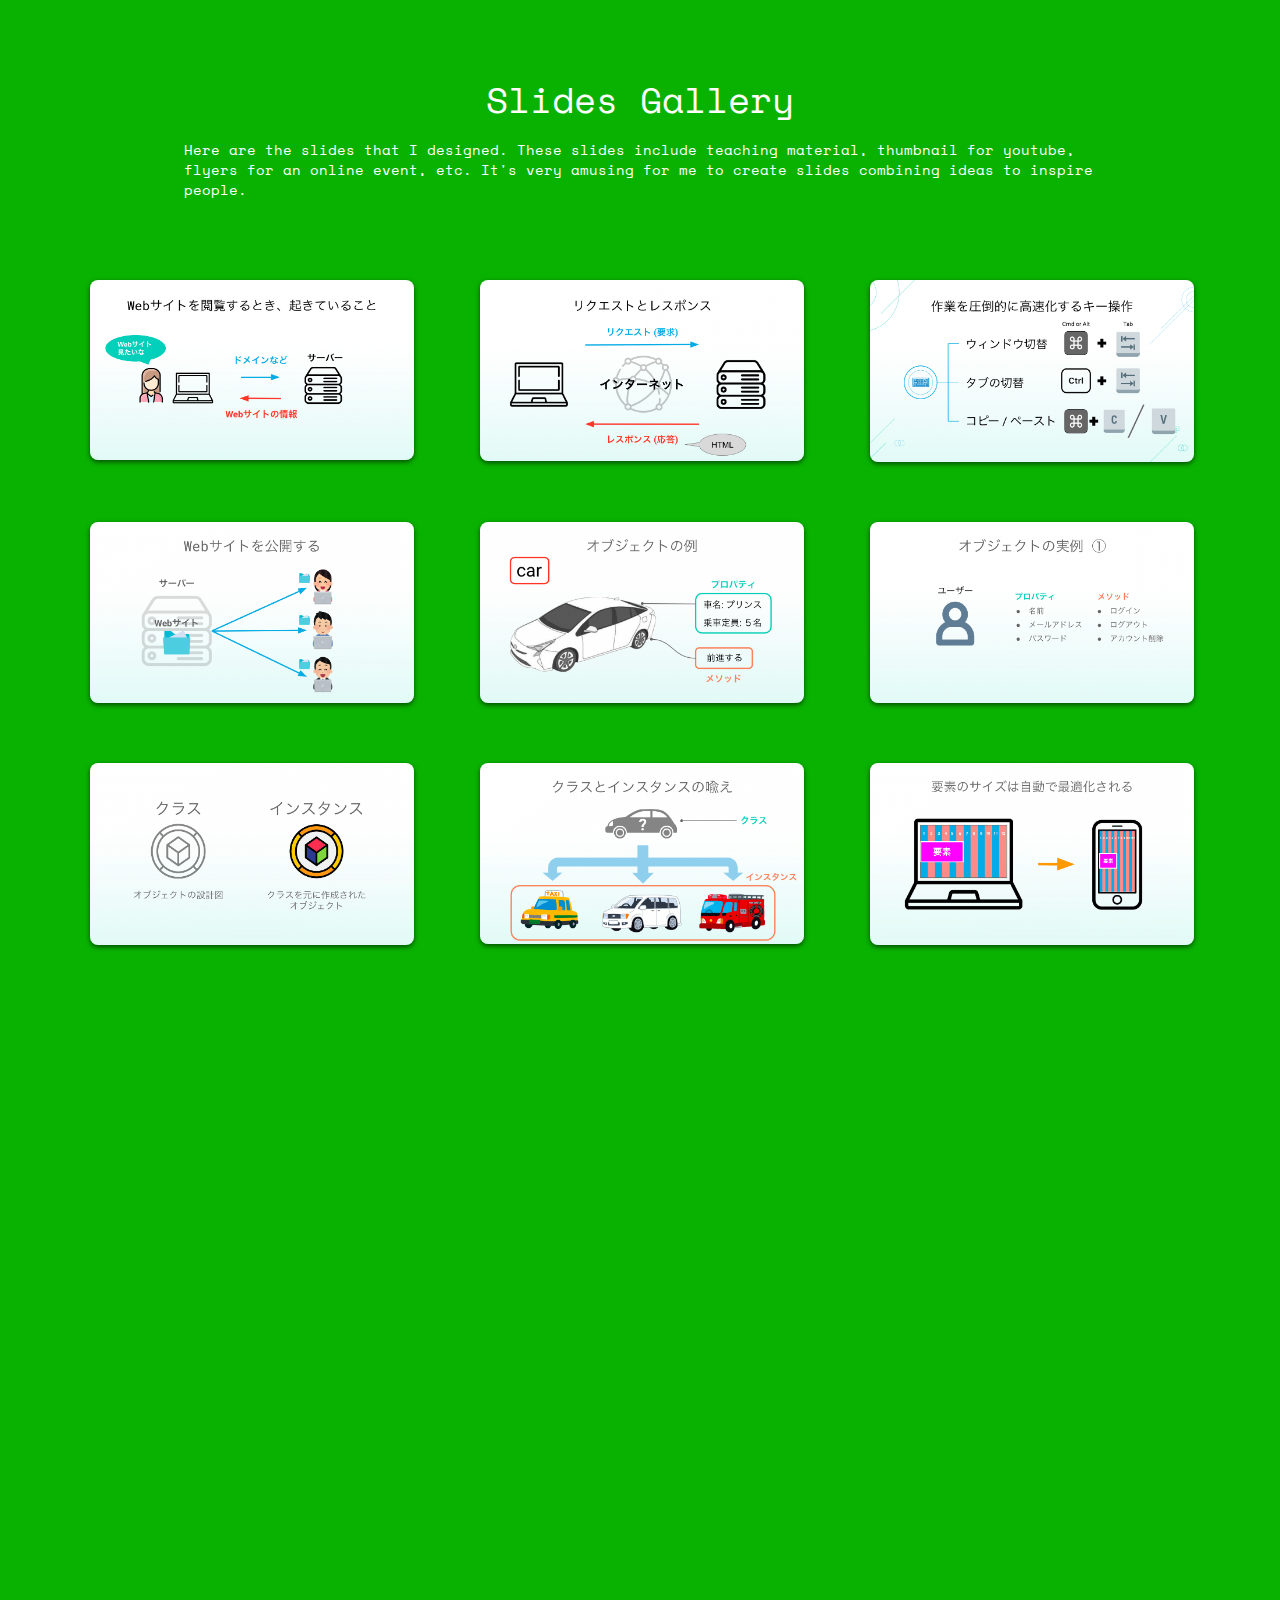
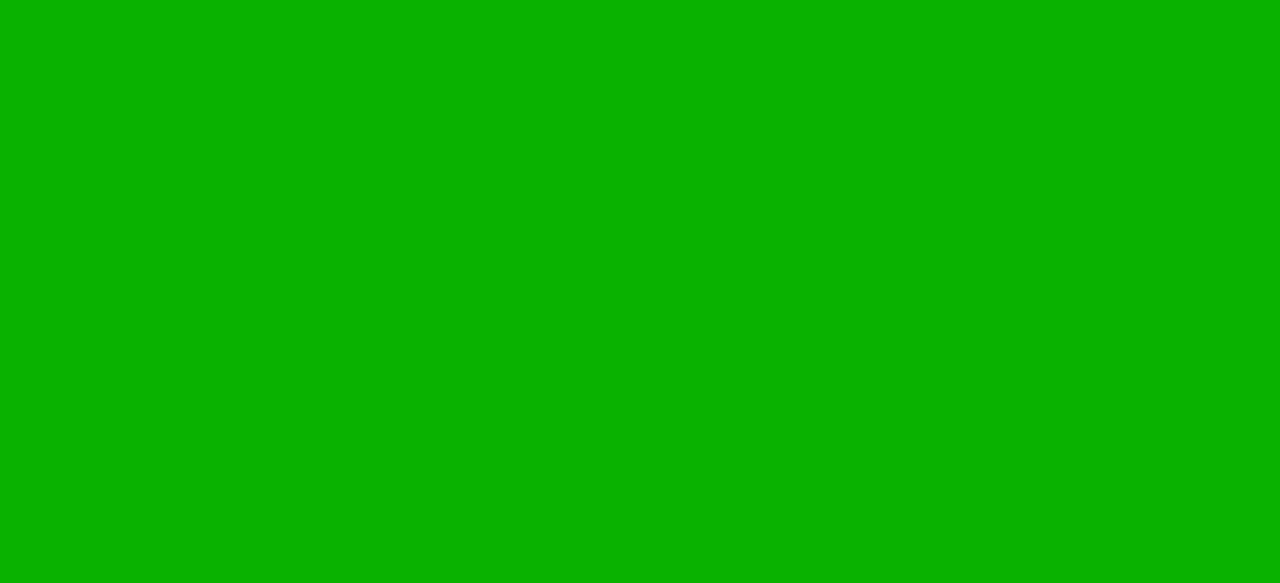
<file: pages/slides.html>
<!DOCTYPE html>
<html lang="en">
<head>
    <meta charset="UTF-8">
    <meta http-equiv="X-UA-Compatible" content="IE=edge">
    <meta name="viewport" content="width=device-width, initial-scale=1.0">
    <link rel="stylesheet" href="../css/style.css">
    <link rel="stylesheet" href="../css/bootstrap.css">
    <link rel="stylesheet" href="../css/lightbox.min.css">
    <link href="https://fonts.googleapis.com/css?family=Space+Mono" rel="stylesheet">
    <link rel="stylesheet" href="../css/animate.min.css">
    <title>Slide Gallery</title>
    <script src="../js/jquery.min.js"></script>
    <script src="../js/bootstrap.min.js"></script>
    <script src="../js/lightbox.min.js"></script>
    <script src="../js/wow.min.js"></script>
</head>
<body id="slides-html">
    <div class="container">

        <div class="header animate__animated animate__fadeIn wow">
          <h1>Slides Gallery</h1>
          <p>
            Here are the slides that I designed.
            These slides include teaching material, thumbnail for youtube,
            flyers for an online event, etc.
            It's very amusing for me to create slides combining ideas to inspire people.
          </p>
        </div>
        


        <div class="row animate__animated animate__fadeInUp wow" data-wow-offset="120">
          <div class="col-sm-4 col-md-4 col-lg-4 col-xl-4 image-container">
            <a href="../images/slides/Webサイトを閲覧するときに起きていること-min.png" data-lightbox="album" data-title="What happens when you open a website">
              <img src="../images/slides/Webサイトを閲覧するときに起きていること-min.png">
            </a>
          </div>
          <div class="col-sm-4 col-md-4 col-lg-4 col-xl-4 image-container">
            <a href="../images/slides/request-and-response.png" data-lightbox="album" data-title="">
              <img src="../images/slides/request-and-response.png">
            </a>
          </div>
          <div class="col-sm-4 col-md-4 col-lg-4 col-xl-4 image-container">
            <a href="../images/slides/作業を圧倒的に高速化するキー操作-min.png" data-lightbox="album" data-title="">
              <img src="../images/slides/作業を圧倒的に高速化するキー操作-min.png">
            </a>
          </div>
        </div>

        <div class="row animate__animated animate__fadeInUp wow" data-wow-offset="120">
          <div class="col-sm-4 col-md-4 col-lg-4 col-xl-4 image-container">
            <a href="../images/slides/Webサイトを公開する-min.png" data-lightbox="album" data-title="Deploy Website">
              <img src="../images/slides/Webサイトを公開する-min.png">
            </a>
          </div>
          <div class="col-sm-4 col-md-4 col-lg-4 col-xl-4 image-container">
            <a href="../images/slides/オブジェクトの例-min.png" data-lightbox="album" data-title="">
              <img src="../images/slides/オブジェクトの例-min.png">
            </a>
          </div>
          <div class="col-sm-4 col-md-4 col-lg-4 col-xl-4 image-container">
            <a href="../images/slides/オブジェクトの実例-min.png" data-lightbox="album" data-title="">
              <img src="../images/slides/オブジェクトの実例-min.png">
            </a>
          </div>
        </div>

        <div class="row animate__animated animate__fadeInUp wow" data-wow-offset="120">
          <div class="col-sm-4 col-md-4 col-lg-4 col-xl-4 image-container">
            <a href="../images/slides/クラスとインスタンス-min.png" data-lightbox="album" data-title="">
              <img src="../images/slides/クラスとインスタンス-min.png">
            </a>
          </div>
          <div class="col-sm-4 col-md-4 col-lg-4 col-xl-4 image-container">
            <a href="../images/slides/クラスとインスタンスの喩え-min.png" data-lightbox="album" data-title="">
              <img src="../images/slides/クラスとインスタンスの喩え-min.png">
            </a>
          </div>
          <div class="col-sm-4 col-md-4 col-lg-4 col-xl-4 image-container">
            <a href="../images/slides/グリッドシステム-min.png" data-lightbox="album" data-title="">
              <img src="../images/slides/グリッドシステム-min.png">
            </a>
          </div>
        </div>

        <div class="row animate__animated animate__fadeInUp wow" data-wow-offset="120">
          <div class="col-sm-4 col-md-4 col-lg-4 col-xl-4 image-container">
            <a href="../images/slides/グリッドシステムとコード-min.png" data-lightbox="album" data-title="">
              <img src="../images/slides/グリッドシステムとコード-min.png">
            </a>
          </div>
          <div class="col-sm-4 col-md-4 col-lg-4 col-xl-4 image-container">
            <a href="../images/slides/conflict-scene.jpg" data-lightbox="album" data-title="">
              <img src="../images/slides/conflict-scene.jpg">
            </a>
          </div>
          <div class="col-sm-4 col-md-4 col-lg-4 col-xl-4 image-container">
            <a href="../images/slides/デプロイ-min.png" data-lightbox="album" data-title="">
              <img src="../images/slides/デプロイ-min.png">
            </a>
          </div>
        </div>

        <div class="row animate__animated animate__fadeInUp wow" data-wow-offset="120">
          <div class="col-sm-4 col-md-4 col-lg-4 col-xl-4 image-container">
            <a href="../images/slides/プロパティとメソッド-min.png" data-lightbox="album" data-title="">
              <img src="../images/slides/プロパティとメソッド-min.png">
            </a>
          </div>
          <div class="col-sm-4 col-md-4 col-lg-4 col-xl-4 image-container">
            <a href="../images/slides/DartPadの特徴-min.png" data-lightbox="album" data-title="Characteristics of DartPad">
              <img src="../images/slides/DartPadの特徴-min.png">
            </a>
          </div>
          
          <div class="col-sm-4 col-md-4 col-lg-4 col-xl-4 image-container">
            <a href="../images/slides/dart-pad-code-editor-min.jpg" data-lightbox="album" data-title="Intrduction of DartPad">
              <img src="../images/slides/dart-pad-code-editor-min.jpg">
            </a>
          </div>
        </div>
        
        <div class="row animate__animated animate__fadeInUp wow" data-wow-offset="120">
          <div class="col-sm-4 col-md-4 col-lg-4 col-xl-4 image-container">
            <a href="../images/slides/自動化による削減時間-min.png" data-lightbox="album" data-title="">
              <img src="../images/slides/自動化による削減時間-min.png">
            </a>
          </div>
          <div class="col-sm-4 col-md-4 col-lg-4 col-xl-4 image-container">
            <a href="../images/slides/If Statement - Thumbnail for Dart Tutorial.png" data-lightbox="album" data-title="">
              <img src="../images/slides/If Statement - Thumbnail for Dart Tutorial.png">
            </a>
          </div>
          <div class="col-sm-4 col-md-4 col-lg-4 col-xl-4 image-container">
            <a href="../images/slides/dch-live-min.jpg" data-lightbox="album" data-title="">
              <img src="../images/slides/dch-live-min.jpg">
            </a>
          </div>
          
        </div>
        
        <div class="row animate__animated animate__fadeInUp wow" data-wow-offset="120">
          <div class="col-sm-4 col-md-4 col-lg-4 col-xl-4 image-container">
            <a href="../images/slides/thumbnail-and-title-screen-for-image-classification-min.png" data-lightbox="album" data-title="">
              <img src="../images/slides/thumbnail-and-title-screen-for-image-classification-min.png">
            </a>
          </div>
          <div class="col-sm-4 col-md-4 col-lg-4 col-xl-4 image-container">
            <a href="../images/slides/DownSized_Thumbnail_Deploy_Website_in_10_minutes.jpg" data-lightbox="album" data-title="">
              <img src="../images/slides/DownSized_Thumbnail_Deploy_Website_in_10_minutes.jpg">
            </a>
          </div>
          <div class="col-sm-4 col-md-4 col-lg-4 col-xl-4 image-container">
            <a href="../images/slides/Thumbnail - Event Header Image and Thumbnail for Youtube - C _ DCH Live.png" data-lightbox="album" data-title="">
              <img src="../images/slides/Thumbnail - Event Header Image and Thumbnail for Youtube - C _ DCH Live.png">
            </a>
          </div>
        </div>


        <a href="../index.html" class="btn btn-default btn-lg animate__animated animate__fadeIn wow" data-wow-offset="70">
          Back to Top
        </a>

      </div>

      <script>
          new WOW().init();
      </script>
</body>
</html>
</file>
<file: css/style.css>
@font-face {
  font-family: 'icomoon';
  src: url("../fonts/icomoon/icomoon.eot?srf3rx");
  src: url("../fonts/icomoon/icomoon.eot?srf3rx#iefix") format("embedded-opentype"), url("../fonts/icomoon/icomoon.ttf?srf3rx") format("truetype"), url("../fonts/icomoon/icomoon.woff?srf3rx") format("woff"), url("../fonts/icomoon/icomoon.svg?srf3rx#icomoon") format("svg");
  font-weight: normal;
  font-style: normal;
}
body {
  font-family: "Space Mono", Arial, serif;
  font-weight: 400;
  font-size: 16px;
  line-height: 1.7;
  color: #4d4d4d;
  background: #fff;
}
#page {
  position: relative;
  overflow-x: hidden;
  width: 100%;
  height: 100%;
  -webkit-transition: 0.5s;
  -o-transition: 0.5s;
  transition: 0.5s;
}
.offcanvas #page {
  overflow: hidden;
  position: absolute;
}
.offcanvas #page:after {
  -webkit-transition: 2s;
  -o-transition: 2s;
  transition: 2s;
  position: absolute;
  top: 0;
  right: 0;
  bottom: 0;
  left: 0;
  z-index: 101;
  background: rgba(0, 0, 0, 0.7);
  content: "";
}
a {
  color: #09b200;
  -webkit-transition: 0.5s;
  -o-transition: 0.5s;
  transition: 0.5s;
}
a:hover, a:active, a:focus {
  color: #09b200;
  outline: none;
  text-decoration: none;
}
p {
  margin-bottom: 30px;
}
h1, h2, h3, h4, h5, h6, figure {
  color: #000;
  font-family: "Space Mono", Arial, serif;
  font-weight: 400;
  margin: 0 0 20px 0;
}
::-webkit-selection {
  color: #fff;
  background: #09b200;
}
::-moz-selection {
  color: #fff;
  background: #09b200;
}
::selection {
  color: #fff;
  background: #09b200;
}
.profile-pic {
  width: 100%;
}

.profile-pic img {
  width: 100%;
  height: 30rem;
  margin-bottom: 20px;
  object-fit: cover;
  box-shadow: 0px 2px 5px 0px #00000092;
  border-radius: 8px;
}

#fh5co-header,
.fh5co-cover {
  background-color: transparent;
  background-size: cover;
  background-attachment: fixed;
  position: relative;
  height: 100vh;
  width: 100%;
}
#fh5co-header .overlay,
.fh5co-cover .overlay {
  position: absolute;
  top: 0;
  bottom: 0;
  left: 0;
  right: 0;
  background: #09b200;
}
#fh5co-header .display-t,
.fh5co-cover .display-t {
  width: 100%;
  display: table;
}
#fh5co-header .display-tc,
.fh5co-cover .display-tc {
  display: table-cell;
  vertical-align: middle;
  height: 100vh;
}
#fh5co-header .display-tc h1, #fh5co-header .display-tc h2, #fh5co-header .display-tc h3,
.fh5co-cover .display-tc h1,
.fh5co-cover .display-tc h2,
.fh5co-cover .display-tc h3 {
  margin: 0;
  padding: 0;
  color: white;
}
#fh5co-header .display-tc h1,
.fh5co-cover .display-tc h1 {
  font-family: "Kaushan Script", cursive;
  margin-bottom: 30px;
  font-size: 50px;
  line-height: 1.3;
  font-weight: 300;
}
#fh5co-header .display-tc h1 span,
.fh5co-cover .display-tc h1 span {
  padding: 4px 15px;
  position: relative;
}
#fh5co-header .display-tc h1 span:before,
.fh5co-cover .display-tc h1 span:before {
  position: absolute;
  top: 40px;
  left: 0;
  width: 30px;
  height: 4px;
  content: '';
  background: #fff;
  margin-left: -30px;
}
#fh5co-header .display-tc h1 span:after,
.fh5co-cover .display-tc h1 span:after {
  position: absolute;
  top: 40px;
  right: 0;
  width: 30px;
  height: 4px;
  content: '';
  background: #fff;
  margin-right: -30px;
}
@media screen and (max-width: 768px) {
  #fh5co-header .display-tc h1,
  .fh5co-cover .display-tc h1 {
    font-size: 34px;
  }
  #fh5co-header .display-tc h1 span:before,
  .fh5co-cover .display-tc h1 span:before {
    top: 28px;
    width: 20px;
    height: 3px;
    margin-left: -15px;
  }
  #fh5co-header .display-tc h1 span:after,
  .fh5co-cover .display-tc h1 span:after {
    top: 28px;
    width: 20px;
    height: 3px;
    margin-right: -15px;
  }
}
#fh5co-header .display-tc h2,
.fh5co-cover .display-tc h2 {
  font-size: 20px;
  line-height: 1.5;
  margin-bottom: 30px;
}
#fh5co-header .display-tc h3,
.fh5co-cover .display-tc h3 {
  font-size: 16px;
}
@media screen and (max-width: 768px) {
  #fh5co-header .display-tc h3,
  .fh5co-cover .display-tc h3 {
    font-size: 14px;
  }
}
#fh5co-header .display-tc .profile-thumb,
.fh5co-cover .display-tc .profile-thumb {
  background-size: cover !important;
  background-position: center center;
  background-repeat: no-repeat;
  position: relative;
  height: 200px;
  width: 200px;
  margin: 0 auto;
  margin-bottom: 30px;
  -webkit-border-radius: 50%;
  -moz-border-radius: 50%;
  -ms-border-radius: 50%;
  border-radius: 50%;
}
#fh5co-header .display-tc .fh5co-social-icons li a,
.fh5co-cover .display-tc .fh5co-social-icons li a {
  color: #fff;
}
#fh5co-header .display-tc .fh5co-social-icons li a:hover,
.fh5co-cover .display-tc .fh5co-social-icons li a:hover {
  color: #ff8c00;
}
#fh5co-header .display-tc .fh5co-social-icons li a i,
.fh5co-cover .display-tc .fh5co-social-icons li a i {
  font-size: 30px;
}

#fh5co-features {
  background: #09b200;
}
#fh5co-features h2 {
  color: #fff;
}
#fh5co-features .services-padding {
  padding: 7em 0;
}
#fh5co-features .feature-left {
  margin-bottom: 40px;
  float: left;
}
@media screen and (max-width: 992px) {
  #fh5co-features .feature-left {
    margin-bottom: 30px;
  }
}
#fh5co-features .feature-left .icon {
  display: table;
  text-align: center;
  width: 120px;
  height: 100px;
  margin: 0 auto;
  margin-bottom: 20px;
  -webkit-border-radius: 50%;
  -moz-border-radius: 50%;
  -ms-border-radius: 50%;
  border-radius: 50%;
}
#fh5co-features .feature-left .icon img{
  width: 100%;
}
#fh5co-features .feature-left .icon i {
  font-size: 50px;
  display: table-cell;
  vertical-align: middle;
  height: 100px;
  color: #09b200 !important;
}
#fh5co-features .feature-left .feature-copy {
  width: 100%;
}
#fh5co-features .feature-left .feature-description {
  text-align: left;
  width: 90%;
  margin: auto;
}
#fh5co-features .feature-left h3 {
  font-size: 24px;
  font-weight: 400;
  color: #fff;
}
#fh5co-features .feature-left p {
  font-size: 16px;
  color: rgba(255, 255, 255, 0.7);
}
#fh5co-features .feature-left p:last-child {
  margin-bottom: 0;
}
#fh5co-features .feature-left p a {
  color: #000 !important;
}

#fh5co-skills .fh5co-heading {
  margin-bottom: 1em;
}

#fh5co-about,
#fh5co-resume,
#fh5co-skills,
#fh5co-started,
#fh5co-work,
#fh5co-blog,
#fh5co-pricing,
#fh5co-contact {
  padding: 5em 0;
  clear: both;
}
@media screen and (max-width: 768px) {
  #fh5co-about,
  #fh5co-resume,
  #fh5co-skills,
  #fh5co-started,
  #fh5co-work,
  #fh5co-blog,
  #fh5co-pricing,
  #fh5co-contact {
    padding: 3em 0;
  }
}

#fh5co-started {
  border-bottom: none;
}

.fh5co-bg-dark {
  background: #2F3C4F;
  background: #09b200;
}
.fh5co-bg-dark .fh5co-heading h2 {
  color: #fff !important;
}

.info {
  margin: 0;
  padding: 0;
  width: 90%;
  float: left;
}
@media screen and (max-width: 768px) {
  .info {
    margin-bottom: 3em;
  }
}
.info li {
  width: 100%;
  float: left;
  list-style: none;
  padding: 10px 0;
}
.info li:first-child {
  padding-top: 0;
}
.info li .first-block {
  width: 28%;
  display: inline-block;
  float: left;
  color: #000;
  font-weight: bold;
}
.info li .second-block {
  width: 72%;
  display: inline-block;
  color: rgba(0, 0, 0, 0.5);
}
.info li .email-address {
  font-size: 14px;
}

.fh5co-social-icons {
  margin: 0;
  padding: 0;
}
.fh5co-social-icons li {
  margin: 0;
  padding: 0;
  list-style: none;
  display: -moz-inline-stack;
  display: inline-block;
  zoom: 1;
  *display: inline;
}
.fh5co-social-icons li a {
  display: -moz-inline-stack;
  display: inline-block;
  zoom: 1;
  *display: inline;
  color: #09b200;
  padding-left: 10px;
  padding-right: 10px;
}
.fh5co-social-icons li a i {
  font-size: 20px;
}

#fh5co-about .fh5co-social-icons {
  margin: 0;
  padding: 0;
}
#fh5co-about .fh5co-social-icons li {
  padding: 0;
  list-style: none;
  display: -moz-inline-stack;
  display: inline-block;
  zoom: 1;
  *display: inline;
}
#fh5co-about .fh5co-social-icons li a {
  display: -moz-inline-stack;
  display: inline-block;
  zoom: 1;
  *display: inline;
  color: #fff;
  background: #2F3C4F;
  padding: 10px 10px 2px 10px;
  -webkit-border-radius: 2px;
  -moz-border-radius: 2px;
  -ms-border-radius: 2px;
  border-radius: 2px;
  width: 40px;
  height: 40px;
}
#fh5co-about .fh5co-social-icons li a i {
  font-size: 22px;
}
#fh5co-about .fh5co-social-icons li a:hover {
  background: #09b200;
}

.fh5co-heading {
  margin-bottom: 5em;
}
.fh5co-heading.fh5co-heading-sm {
  margin-bottom: 2em;
}
.fh5co-heading h2 {
  font-size: 40px;
  margin-bottom: 20px;
  line-height: 1.5;
  color: #000;
}
.fh5co-heading p {
  font-size: 18px;
  line-height: 1.5;
  color: #828282;
}
.fh5co-heading span {
  display: block;
  margin-bottom: 10px;
  text-transform: uppercase;
  font-size: 12px;
  letter-spacing: 2px;
}

.timeline {
  list-style: none;
  padding: 20px 0 20px;
  position: relative;
}
.timeline:before {
  top: 20px;
  bottom: 0;
  position: absolute;
  content: " ";
  width: 2px;
  background-color: #e6e6e6;
  left: 50%;
  margin-left: 0px;
}
@media screen and (max-width: 768px) {
  .timeline:before {
    margin-left: -64px;
  }
}
@media screen and (max-width: 480px) {
  .timeline:before {
    margin-left: -64px;
  }
}
@media screen and (max-width: 768px) {
  .timeline .timeline-heading {
    margin-bottom: 30px;
  }
}
.timeline .timeline-heading > div h3 {
  display: inline-block;
  padding: 7px 15px;
  font-size: 18px;
  text-transform: uppercase;
  letter-spacing: 5px;
  font-weight: bold;
  background: #e6e6e6;
  -webkit-border-radius: 4px;
  -moz-border-radius: 4px;
  -ms-border-radius: 4px;
  border-radius: 4px;
}
@media screen and (max-width: 768px) {
  .timeline .timeline-heading > div h3 {
    float: left;
    margin-bottom: 0;
  }
}
.timeline > li {
  margin-bottom: 60px;
  position: relative;
}
@media screen and (max-width: 768px) {
  .timeline > li {
    margin-bottom: 5em;
  }
}
.timeline > li:before, .timeline > li:after {
  content: " ";
  display: table;
}
.timeline > li:after {
  clear: both;
}
.timeline > li > .timeline-panel {
  width: 45%;
  float: left;
  margin-bottom: 0;
  position: relative;
  -webkit-border-radius: 4px;
  -moz-border-radius: 4px;
  -ms-border-radius: 4px;
  border-radius: 4px;
}
@media screen and (max-width: 768px) {
  .timeline > li > .timeline-panel {
    width: 85% !important;
  }
}
@media screen and (max-width: 480px) {
  .timeline > li > .timeline-panel {
    width: 75% !important;
  }
  .timeline > li > .timeline-panel:before {
    top: 30px;
  }
  .timeline > li > .timeline-panel:after {
    top: 31px;
  }
}
.timeline > li > .timeline-badge {
  color: #fff;
  width: 60px;
  height: 60px;
  line-height: 50px;
  font-size: 1.4em;
  text-align: center;
  position: absolute;
  top: 40px;
  left: 49.2%;
  margin-left: -21px;
  background-color: #09b200;
  z-index: 100;
  display: table;
  -webkit-border-radius: 50%;
  -moz-border-radius: 50%;
  -ms-border-radius: 50%;
  border-radius: 50%;
}
@media screen and (max-width: 768px) {
  .timeline > li > .timeline-badge {
    margin-left: -20px !important;
  }
}
@media screen and (max-width: 992px) {
  .timeline > li > .timeline-badge {
    margin-left: -20px !important;
  }
}
.timeline > li > .timeline-badge i {
  display: table-cell;
  vertical-align: middle;
  height: 44px;
  font-size: 24px;
}
.timeline > li.timeline-unverted {
  text-align: right;
}
@media screen and (max-width: 768px) {
  .timeline > li.timeline-unverted {
    text-align: left;
  }
}
.timeline > li.timeline-inverted > .timeline-panel {
  float: right;
}
.timeline > li.timeline-inverted > .timeline-panel:before {
  border-left-width: 0;
  border-right-width: 15px;
  left: -15px;
  right: auto;
}
.timeline > li.timeline-inverted > .timeline-panel:after {
  border-left-width: 0;
  border-right-width: 14px;
  left: -14px;
  right: auto;
}

.timeline-title {
  margin-top: 0;
}

.company {
  display: block;
  margin-bottom: 20px;
  font-size: 16px;
  font-weight: normal;
  color: #bfbfbf;
}

.timeline-body > p,
.timeline-body > ul {
  margin-bottom: 0;
}

.timeline-body > p + p {
  margin-top: 5px;
}

.timeline-body a {
  border-bottom: dashed 2px #ffa500;
}
.timeline-body a:hover {
  color: #ff8000;
}

@media (max-width: 992px) {
  ul.timeline:before {
    left: 90px;
  }

  ul.timeline > li > .timeline-panel {
    width: calc(100% - 200px);
    width: -moz-calc(100% - 200px);
    width: -webkit-calc(100% - 200px);
  }

  ul.timeline > li > .timeline-badge {
    left: 15px;
    margin-left: 0;
    top: 16px;
  }

  ul.timeline > li > .timeline-panel {
    float: right;
  }

  ul.timeline > li > .timeline-panel:before {
    border-left-width: 0;
    border-right-width: 15px;
    left: -15px;
    right: auto;
  }

  ul.timeline > li > .timeline-panel:after {
    border-left-width: 0;
    border-right-width: 14px;
    left: -14px;
    right: auto;
  }
}
.progress-wrap {
  width: 100%;
  float: left;
  margin-bottom: 10px;
}
.progress-wrap h3 {
  font-size: 16px;
  display: block;
  margin-bottom: 10px;
  float: left;
  width: 100%;
}
.progress-wrap h3 .name-left {
  float: left;
}
.progress-wrap h3 .value-right {
  float: right;
}

.progress {
  width: 100%;
  float: left;
  height: 5px;
  box-shadow: none;
}

.progress-bar {
  background-color: #2F3C4F;
  height: 5px;
  display: block;
  box-shadow: none;
}
.progress-bar.progress-bar-1 {
  background-color: #2980b9 !important;
}
.progress-bar.progress-bar-2 {
  background-color: #c0392b !important;
}
.progress-bar.progress-bar-3 {
  background-color: #d35400 !important;
}
.progress-bar.progress-bar-4 {
  background-color: #8e44ad !important;
}
.progress-bar.progress-bar-5 {
  background-color: #27ae60 !important;
}

.chart {
  width: 160px;
  height: 160px;
  margin: 0 auto 40px auto;
  position: relative;
  text-align: center;
}
.chart span {
  position: absolute;
  top: 65%;
  left: 0;
  margin-top: -30px;
  width: 100%;
}
.chart span strong {
  display: block;
}
.chart canvas {
  position: absolute;
  left: 0;
  top: 0;
}
.skill-name {
  padding-top: 30%;
  font-weight: bold;
  font-size: 18px;
}
.percent::after {
  content: "%";
}

.filter-controller {
  text-align: center;
  padding-left: 0;
}
.filter-controller li {
  list-style-type: none;
  display: inline;
  width: 80%;
  padding: 4px 8px;
  margin: 15px 0;
  border-radius: 7px;
  transition: all 0.3s ease-in-out;
}
.filter-controller li:hover {  
  transition: all 0.3s ease-in-out;
  cursor: pointer;
  font-weight: bold;
}
.filter-container {
  padding: 10px 0px !important;
  margin: 50px 0;
  color: rgb(0, 0, 0);
  border-radius: 10px;
  height: 28em !important;
}
.long-text{
  font-size: 12px;
  line-height: 1rem;
}
/* スキル一覧を囲う領域の縦の長さを画面サイズに応じて最適化 */
@media screen and (max-width: 992px) {
  .filter-container {
      height: 44em !important;
  }
}
@media screen and (max-width: 632px) {
  .filter-container {
      height: 50em !important;
  }
}
@media screen and (max-width: 510px) {
  .filter-container {
      height: 68em !important;
      padding: 0 10px !important;
  }
}
@media screen and (max-width: 380px) {
  .filter-container {
      height: 105em !important;
      padding: 0 10px !important;
  }
}
.filtr-item {
  text-align: center;
  background-color: #09b200;
  color: #ffffff;
  padding: 5px 0;
  width: 120px !important;
  /* height: 120px; */
  box-shadow: inset 0px 0px 0px 1px #CECECE;
  vertical-align: center;
  text-align: center;
  line-height: 11rem;
}
@media screen and (max-width: 480px) {
  .filtr-item {
    width: 120px !important;
    height: 120px !important;
  }
}
/* filter-controller にマウスホバーした時の色変化 */
.all:hover {
  color: #09b200;
}
.hov-front-end:hover {
  color: #00ddff !important;
}
.hov-back-end:hover {
  color: #ff9500 !important;
}
.hov-web-application:hover {
  color: #ff66f2 !important;
}
.hov-mobile-application:hover {
  color: #ffbf00 !important;
}
.hov-language:hover {
  color: #bd4aff !important;
}
.hov-other:hover {
  color: #a3a3a3 !important;
}
/* filtr-item の色を属性ごとに設定する */
.front-end {
  background-color: #00ddff;
}
.back-end {
  background-color: #ff9500;
}
.web-application {
  background-color: #ff66f2;
}
.mobile-application {
  background-color: #ffbf00;
}
.language {
  background-color: #bd4aff;
}
.other {
  background-color: #a3a3a3;
}
.work {
  background-size: cover;
  background-position: center center;
  background-repeat: no-repeat;
  position: relative;
  height: 270px;
  width: 100%;
  display: table;
  overflow: hidden;
}
@media screen and (max-width: 768px) {
  .work {
    height: 400px;
  }
}
@media screen and (max-width: 480px) {
  .work {
    height: 270px;
  }
}
.work .desc {
  display: table-cell;
  vertical-align: middle;
  height: 270px;
  background: #fff;
  opacity: 0;
  -webkit-transition: 0.3s;
  -o-transition: 0.3s;
  transition: 0.3s;
}
.work .desc h3 {
  font-size: 20px;
  -webkit-transition: -webkit-transform 0.3s, opacity 0.3s;
  transition: transform 0.3s, opacity 0.3s;
  -webkit-transform: translate3d(0, -15px, 0);
  transform: translate3d(0, -15px, 0);
}
.work .desc span {
  display: block;
  color: #999999;
  font-size: 14px;
  -webkit-transition: -webkit-transform 0.3s, opacity 0.3s;
  transition: transform 0.3s, opacity 0.3s;
  -webkit-transform: translate3d(0, 15px, 0);
  transform: translate3d(0, 15px, 0);
}
@media screen and (max-width: 768px) {
  .work .desc {
    opacity: 1;
    background: rgba(255, 255, 255, 0.6);
  }
  .work .desc h3 {
    -webkit-transform: translate3d(0, 0, 0);
    transform: translate3d(0, 0, 0);
  }
  .work .desc span {
    -webkit-transform: translate3d(0, 0, 0);
    transform: translate3d(0, 0, 0);
  }
}
.work:hover .desc {
  opacity: 1;
}
.work:hover .desc h3 {
  -webkit-transform: translate3d(0, 0, 0);
  transform: translate3d(0, 0, 0);
}
.work:hover .desc span {
  -webkit-transform: translate3d(0, 0, 0);
  transform: translate3d(0, 0, 0);
}

#fh5co-started {
  background-size: cover;
  background-position: center center;
  background-repeat: no-repeat;
  position: relative;
  float: left;
  width: 100%;
}
#fh5co-started .fh5co-heading {
  margin-bottom: 0;
}
#fh5co-started .fh5co-heading h2 {
  color: #fff;
  margin-bottom: 20px !important;
}
#fh5co-started .fh5co-heading p {
  color: rgba(255, 255, 255, 0.8);
}
#fh5co-started .btn,
#slides-html .btn {
  height: 60px;
  border: none !important;
  background: #fff;
  color: #09b200;
  font-size: 16px;
  text-transform: uppercase;
  font-weight: 400;
  padding-left: 50px;
  padding-right: 50px;
}
#fh5co-started .btn:hover,
#slides-html .btn:hover {
  background: #09b200;
  border: 2px solid #ffffff !important;
  border-radius: 10px;
  color: #fff;
}
.fh5co-blog {
  width: 100%;
  float: left;
  margin-bottom: 40px;
}
@media screen and (max-width: 768px) {
  .fh5co-blog {
    width: 100%;
  }
}
.fh5co-blog .blog-bg {
  display: block;
  width: 100%;
  background-size: cover;
  background-position: center center;
  background-repeat: no-repeat;
  position: relative;
  height: 300px;
}
@media screen and (max-width: 768px) {
  .fh5co-blog .blog-bg {
    height: 400px;
  }
}
@media screen and (max-width: 480px) {
  .fh5co-blog .blog-bg {
    height: 270px;
  }
}
.fh5co-blog .blog-text {
  margin-bottom: 30px;
  position: relative;
  width: 100%;
  padding: 30px;
  float: left;
  background: #fff;
  -webkit-box-shadow: 0px 2px 5px 0px rgba(0, 0, 0, 0.06);
  -moz-box-shadow: 0px 2px 5px 0px rgba(0, 0, 0, 0.06);
  box-shadow: 0px 2px 5px 0px rgba(0, 0, 0, 0.06);
  -webkit-transition: 0.3s;
  -o-transition: 0.3s;
  transition: 0.3s;
}
@media screen and (max-width: 768px) {
  .fh5co-blog .blog-text {
    padding: 10px;
  }
}
.fh5co-blog .blog-text span {
  display: inline-block;
  margin-bottom: 20px;
  font-size: 18px !important;
  color: rgba(0, 0, 0, 0.3);
}
.fh5co-blog .blog-text .stuff {
  margin: 0;
  padding: 0;
  border-top: 1px solid rgba(0, 0, 0, 0.05);
  padding-top: 20px;
}
.fh5co-blog .blog-text .stuff li {
  list-style: none;
  display: inline-block;
  margin-left: 10px;
}
@media screen and (max-width: 768px) {
  .fh5co-blog .blog-text .stuff li {
    font-size: 14px;
  }
}
.fh5co-blog .blog-text .stuff li:first-child {
  margin-left: 0;
}
.fh5co-blog .blog-text .stuff li:first-child {
  float: left;
}
.fh5co-blog .blog-text .stuff li:last-child {
  /* float: right; */
  position: absolute;
  bottom: 35px;
  right: 20px;
}
.fh5co-blog .blog-text .stuff li .sns-icon {
  padding: 10px;
}
@media screen and (max-width: 768px) {
  .fh5co-blog .blog-text .stuff li:last-child {
      bottom: 25px;
      right: 20px;
  }
}
.fh5co-blog .blog-text .stuff li:last-child a {
  color: #000;
}
.fh5co-blog .blog-text .stuff li:last-child a:hover {
  color: #09b200;
}
.fh5co-blog .blog-text .stuff li:last-child i {
  padding-right: 0;
  padding-left: 10px;
  font-size: 16px;
}
.fh5co-blog .blog-text .stuff li i {
  font-size: 34px;
  padding-right: 5px;
  padding-top: 30%;
  transition: 0.6;
}
.fh5co-blog .blog-text .stuff li i:hover {
  filter: brightness(0.7);
}
.fh5co-blog .blog-text h3 {
  font-size: 24px;
  margin-bottom: 20px;
  line-height: 1.5;
}
.fh5co-blog .blog-text h3 a {
  color: black;
}
.fh5co-blog .blog-text h3 a:hover {
  color: #09b200;
}

#fh5co-consult {
  display: -webkit-box;
  display: -moz-box;
  display: -ms-flexbox;
  display: -webkit-flex;
  display: flex;
  flex-wrap: wrap;
  -webkit-flex-wrap: wrap;
  -moz-flex-wrap: wrap;
  width: 100%;
  float: left;
}
#fh5co-consult .video, #fh5co-consult .choose {
  display: inline-block;
}
@media screen and (max-width: 768px) {
  #fh5co-consult .video, #fh5co-consult .choose {
    width: 100% !important;
  }
}
#fh5co-consult .video {
  display: table;
  width: 50%;
  background-size: cover;
  background-position: center center;
  background-repeat: no-repeat;
  position: relative;
  display: -webkit-box;
  display: -moz-box;
  display: -ms-flexbox;
  display: -webkit-flex;
  display: flex;
  flex-wrap: wrap;
  -webkit-flex-wrap: wrap;
  -moz-flex-wrap: wrap;
}
@media screen and (max-width: 768px) {
  #fh5co-consult .video {
    display: none;
  }
}
#fh5co-consult .choose {
  width: 50%;
  padding: 4em;
}
@media screen and (max-width: 768px) {
  #fh5co-consult .choose {
    width: 100%;
    padding: 4em 1em;
  }
}

.fh5co-video {
  overflow: hidden;
}
@media screen and (max-width: 992px) {
  .fh5co-video {
    height: 450px;
  }
}
.fh5co-video .overlay {
  position: absolute;
  top: 0;
  left: 0;
  right: 0;
  bottom: 0;
  background: rgba(0, 0, 0, 0.1);
  -webkit-transition: 0.5s;
  -o-transition: 0.5s;
  transition: 0.5s;
}

#fh5co-footer {
  padding: 50px 0;
  float: left;
  width: 100%;
}
#fh5co-footer p:last-child {
  margin-bottom: 0;
  text-align: center;
}

.contact-info {
  margin-bottom: 4em;
  padding: 0;
}
.contact-info li {
  list-style: none;
  margin: 0 0 20px 0;
  position: relative;
  padding-left: 40px;
  color: #000;
}
.contact-info li i {
  position: absolute;
  top: .3em;
  left: 0;
  font-size: 22px;
  color: rgba(0, 0, 0, 0.3);
}
.contact-info li a {
  color: #000;
}

.form-control {
  -webkit-box-shadow: none;
  -moz-box-shadow: none;
  -ms-box-shadow: none;
  -o-box-shadow: none;
  box-shadow: none;
  border: none;
  border: 2px solid rgba(0, 0, 0, 0.1);
  font-size: 18px;
  font-weight: 300;
  -webkit-border-radius: 4px;
  -moz-border-radius: 4px;
  -ms-border-radius: 4px;
  border-radius: 4px;
}
.form-control:focus, .form-control:active {
  box-shadow: none;
  border: 2px solid rgba(0, 0, 0, 0.8);
}

input[type="text"] {
  height: 50px;
}

.form-group {
  margin-bottom: 30px;
}

#map {
  width: 100%;
  height: 500px;
  position: relative;
}
@media screen and (max-width: 768px) {
  #map {
    height: 200px;
  }
}

.gototop {
  position: fixed;
  bottom: 20px;
  right: 20px;
  z-index: 999;
  opacity: 0;
  visibility: hidden;
  -webkit-transition: 0.5s;
  -o-transition: 0.5s;
  transition: 0.5s;
}
.gototop.active {
  opacity: 1;
  visibility: visible;
}
.gototop a {
  width: 50px;
  height: 50px;
  display: table;
  background: rgba(0, 0, 0, 0.8);
  color: #fff;
  text-align: center;
  -webkit-border-radius: 50%;
  -moz-border-radius: 50%;
  -ms-border-radius: 50%;
  border-radius: 50%;
}
.gototop a i {
  height: 50px;
  display: table-cell;
  vertical-align: middle;
}
.gototop a:hover, .gototop a:active, .gototop a:focus {
  text-decoration: none;
  outline: none;
}

.btn {
  margin-right: 4px;
  margin-bottom: 4px;
  font-family: "Space Mono", Arial, serif;
  font-size: 16px;
  font-weight: 400;
  -webkit-border-radius: 30px;
  -moz-border-radius: 30px;
  -ms-border-radius: 30px;
  border-radius: 30px;
  -webkit-transition: 0.5s;
  -o-transition: 0.5s;
  transition: 0.5s;
  padding: 8px 20px;
}
.btn.btn-md {
  padding: 8px 20px !important;
}
.btn.btn-lg {
  padding: 18px 36px !important;
}
.btn:hover, .btn:active, .btn:focus {
  box-shadow: none !important;
  outline: none !important;
}

.btn-primary {
  background: #09b200;
  color: #fff;
  border: 2px solid #09b200;
}
.btn-primary:hover, .btn-primary:focus, .btn-primary:active {
  background: #ff9b1a !important;
  border-color: #ff9b1a !important;
}
.btn-primary.btn-outline {
  background: transparent;
  color: #09b200;
  border: 2px solid #09b200;
}
.btn-primary.btn-outline:hover, .btn-primary.btn-outline:focus, .btn-primary.btn-outline:active {
  background: #09b200;
  color: #fff;
}

.btn-success {
  background: #5cb85c;
  color: #fff;
  border: 2px solid #5cb85c;
}
.btn-success:hover, .btn-success:focus, .btn-success:active {
  background: #4cae4c !important;
  border-color: #4cae4c !important;
}
.btn-success.btn-outline {
  background: transparent;
  color: #5cb85c;
  border: 2px solid #5cb85c;
}
.btn-success.btn-outline:hover, .btn-success.btn-outline:focus, .btn-success.btn-outline:active {
  background: #5cb85c;
  color: #fff;
}

.btn-info {
  background: #5bc0de;
  color: #fff;
  border: 2px solid #5bc0de;
}
.btn-info:hover, .btn-info:focus, .btn-info:active {
  background: #46b8da !important;
  border-color: #46b8da !important;
}
.btn-info.btn-outline {
  background: transparent;
  color: #5bc0de;
  border: 2px solid #5bc0de;
}
.btn-info.btn-outline:hover, .btn-info.btn-outline:focus, .btn-info.btn-outline:active {
  background: #5bc0de;
  color: #fff;
}

.btn-warning {
  background: #f0ad4e;
  color: #fff;
  border: 2px solid #f0ad4e;
}
.btn-warning:hover, .btn-warning:focus, .btn-warning:active {
  background: #eea236 !important;
  border-color: #eea236 !important;
}
.btn-warning.btn-outline {
  background: transparent;
  color: #f0ad4e;
  border: 2px solid #f0ad4e;
}
.btn-warning.btn-outline:hover, .btn-warning.btn-outline:focus, .btn-warning.btn-outline:active {
  background: #f0ad4e;
  color: #fff;
}

.btn-danger {
  background: #d9534f;
  color: #fff;
  border: 2px solid #d9534f;
}
.btn-danger:hover, .btn-danger:focus, .btn-danger:active {
  background: #d43f3a !important;
  border-color: #d43f3a !important;
}
.btn-danger.btn-outline {
  background: transparent;
  color: #d9534f;
  border: 2px solid #d9534f;
}
.btn-danger.btn-outline:hover, .btn-danger.btn-outline:focus, .btn-danger.btn-outline:active {
  background: #d9534f;
  color: #fff;
}

.btn-outline {
  background: none;
  border: 2px solid gray;
  font-size: 16px;
  -webkit-transition: 0.3s;
  -o-transition: 0.3s;
  transition: 0.3s;
}
.btn-outline:hover, .btn-outline:focus, .btn-outline:active {
  box-shadow: none;
}

.btn.with-arrow {
  position: relative;
  -webkit-transition: 0.3s;
  -o-transition: 0.3s;
  transition: 0.3s;
}
.btn.with-arrow i {
  visibility: hidden;
  opacity: 0;
  position: absolute;
  right: 0px;
  top: 50%;
  margin-top: -8px;
  -webkit-transition: 0.2s;
  -o-transition: 0.2s;
  transition: 0.2s;
}
.btn.with-arrow:hover {
  padding-right: 50px;
}
.btn.with-arrow:hover i {
  color: #fff;
  right: 18px;
  visibility: visible;
  opacity: 1;
}

.form-control {
  box-shadow: none;
  background: transparent;
  border: 2px solid rgba(0, 0, 0, 0.1);
  height: 54px;
  font-size: 18px;
  font-weight: 300;
}
.form-control:active, .form-control:focus {
  outline: none;
  box-shadow: none;
  border-color: #09b200;
}

.row-pb-md {
  padding-bottom: 4em !important;
}

.row-pb-sm {
  padding-bottom: 2em !important;
}

.nopadding {
  padding: 0 !important;
  margin: 0 !important;
}

.col-padding {
  padding: 6px !important;
  margin: 0px !important;
}

.fh5co-loader {
  position: fixed;
  left: 0px;
  top: 0px;
  width: 100%;
  height: 100%;
  z-index: 9999;
  background: url(../images/loader.gif) center no-repeat #fff;
}

.js .animate-box {
  opacity: 0;
}

/*# sourceMappingURL=style.css.map */


/*------------------------
  slides.html 
-------------------------*/
#slides-html {
  background-color: #09b200;
  font-family: "Space Mono", Arial, serif;
}

#slides-html h1,
#slides-html p {
  color: #fff;
}

#slides-html h1 {
  text-align: center;
  margin-bottom: 20px;
}

#slides-html p {
  margin: auto;
  width: 80%;
}

#slides-html .header {
 margin: 80px 0 50px 0; 
}

#slides-html .image-container {
  overflow: hidden;
}

#slides-html .image-container a {
  overflow: hidden;
}

#slides-html .image-container img {
  border-radius: 8px;
  width: 90%;
  margin: 30px 20px;
  box-shadow: 0px 2px 5px 0px rgba(0, 0, 0, 0.571);
  transition: 0.5s;
  object-fit: cover;
}

#slides-html .image-container img:hover {
  transform: scale(1.1);
  transition: 0.5s;
}

#slides-html .btn {
  margin:80px auto 100px auto;
  display: block;
  width: 200px;
}
</file>
